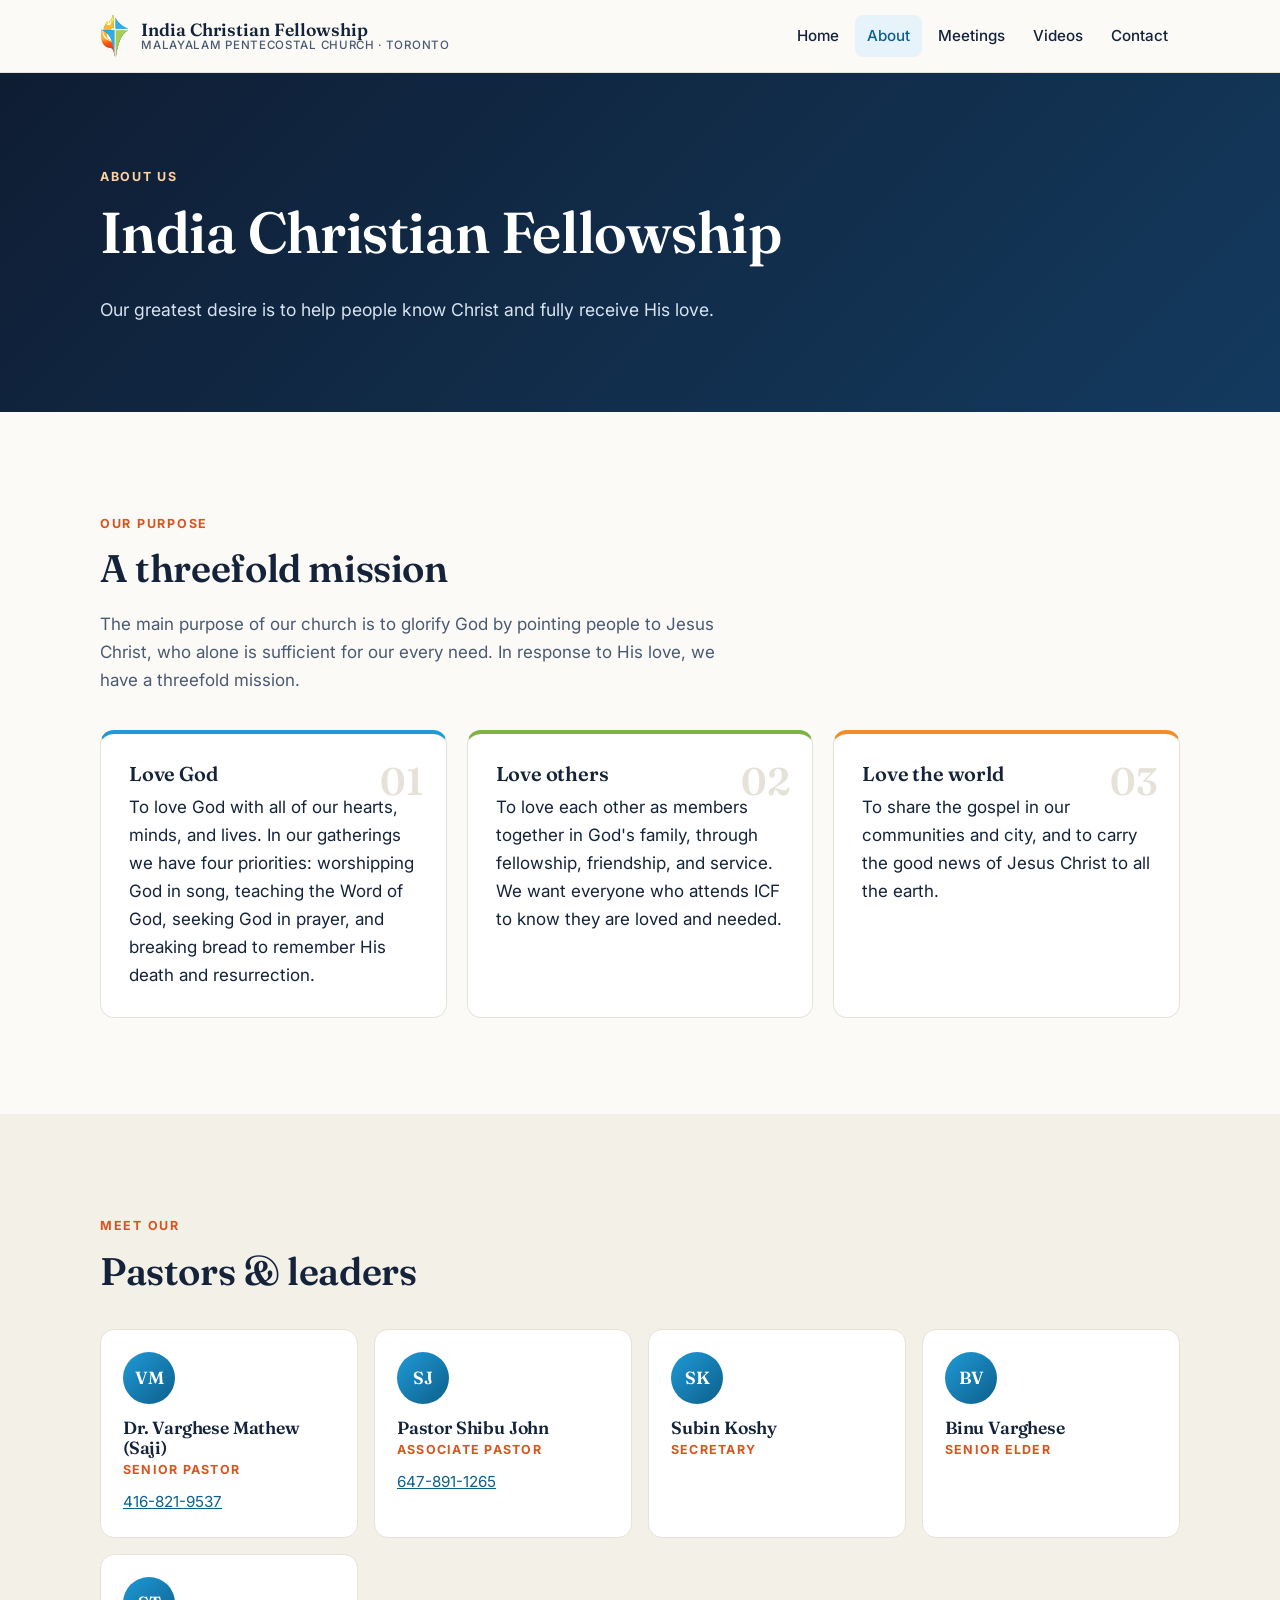
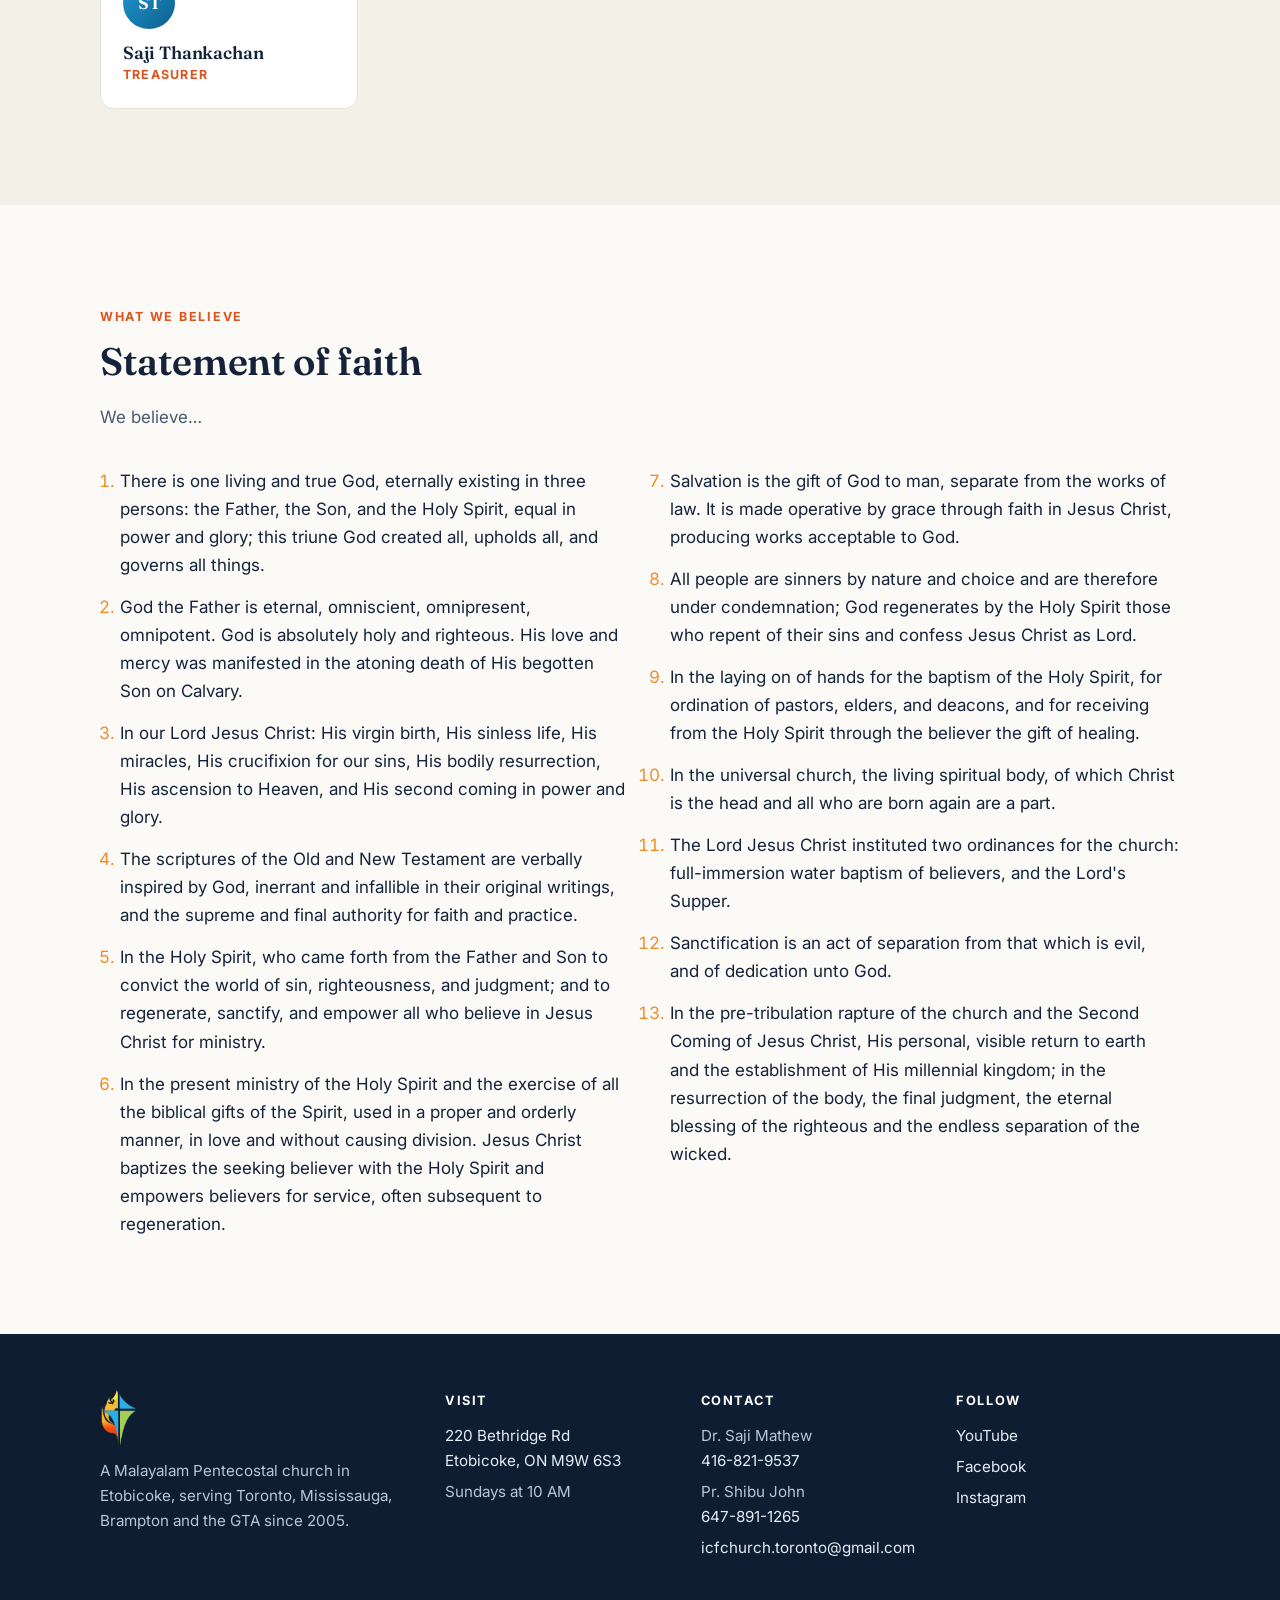
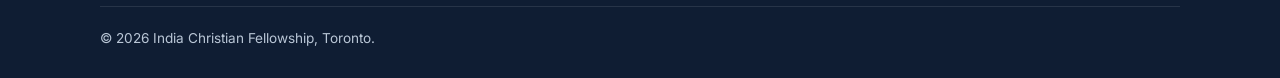
<file: about-us/index.html>
<!doctype html>
<html lang="en-CA">
<head>
  <meta charset="utf-8">
  <meta name="viewport" content="width=device-width, initial-scale=1">
  <title>About Us · India Christian Fellowship</title>
  <meta name="description" content="Who we are: the purpose, statement of faith and leadership of India Christian Fellowship, Toronto.">
  <meta property="og:title" content="About Us · India Christian Fellowship">
  <meta property="og:description" content="Who we are: the purpose, statement of faith and leadership of India Christian Fellowship, Toronto.">
  <meta property="og:type" content="website">
  <link rel="icon" type="image/png" href="../assets/favicon.png">
  <link rel="preconnect" href="https://fonts.googleapis.com">
  <link rel="preconnect" href="https://fonts.gstatic.com" crossorigin>
  <link href="https://fonts.googleapis.com/css2?family=Fraunces:opsz,wght@9..144,600&family=Inter:wght@400;500;600;700&display=swap" rel="stylesheet">
  <link rel="stylesheet" href="../assets/style.css">
</head>
<body>
  <a class="skip" href="#main">Skip to content</a>
  <header class="site-header">
    <div class="wrap">
      <a class="brand" href="../">
        <img src="../assets/logo.png" alt="" width="29" height="44">
        <span>India Christian Fellowship<small>Malayalam Pentecostal Church · Toronto</small></span>
      </a>
      <button class="nav-toggle" aria-expanded="false" aria-controls="site-nav">Menu</button>
      <nav class="nav" id="site-nav" aria-label="Main">
        <ul>
        <li><a href="../">Home</a></li>
        <li><a href="../about-us/" aria-current="page">About</a></li>
        <li><a href="../our-events-and-meetings/">Meetings</a></li>
        <li><a href="../video-gallery/">Videos</a></li>
        <li><a href="../contact/">Contact</a></li>
        </ul>
      </nav>
    </div>
  </header>

  <main id="main">

    <section class="page-hero">
      <div class="wrap">
        <span class="eyebrow" style="color:#ffd29f">About us</span>
        <h1>India Christian Fellowship</h1>
        <p>Our greatest desire is to help people know Christ and fully receive His love.</p>
      </div>
    </section>

    <section class="block">
      <div class="wrap">
        <div class="section-head">
          <span class="eyebrow">Our purpose</span>
          <h2>A threefold mission</h2>
          <p>The main purpose of our church is to glorify God by pointing people to Jesus Christ, who alone is sufficient for our every need. In response to His love, we have a threefold mission.</p>
        </div>
        <div class="grid grid-3 pillars">
          <div class="card accent-blue">
            <h3>Love God</h3>
            <p>To love God with all of our hearts, minds, and lives. In our gatherings we have four priorities: worshipping God in song, teaching the Word of God, seeking God in prayer, and breaking bread to remember His death and resurrection.</p>
          </div>
          <div class="card accent-green">
            <h3>Love others</h3>
            <p>To love each other as members together in God's family, through fellowship, friendship, and service. We want everyone who attends ICF to know they are loved and needed.</p>
          </div>
          <div class="card accent-flame">
            <h3>Love the world</h3>
            <p>To share the gospel in our communities and city, and to carry the good news of Jesus Christ to all the earth.</p>
          </div>
        </div>
      </div>
    </section>

    <section class="block alt">
      <div class="wrap">
        <div class="section-head">
          <span class="eyebrow">Meet our</span>
          <h2>Pastors &amp; leaders</h2>
        </div>
        <div class="people">
          <div class="person">
            <div class="avatar" aria-hidden="true">VM</div>
            <h3>Dr. Varghese Mathew (Saji)</h3>
            <div class="role">Senior Pastor</div>
            <a class="phone" href="tel:+14168219537">416-821-9537</a>
          </div>
          <div class="person">
            <div class="avatar" aria-hidden="true">SJ</div>
            <h3>Pastor Shibu John</h3>
            <div class="role">Associate Pastor</div>
            <a class="phone" href="tel:+16478911265">647-891-1265</a>
          </div>
          <div class="person">
            <div class="avatar" aria-hidden="true">SK</div>
            <h3>Subin Koshy</h3>
            <div class="role">Secretary</div>
            
          </div>
          <div class="person">
            <div class="avatar" aria-hidden="true">BV</div>
            <h3>Binu Varghese</h3>
            <div class="role">Senior Elder</div>
            
          </div>
          <div class="person">
            <div class="avatar" aria-hidden="true">ST</div>
            <h3>Saji Thankachan</h3>
            <div class="role">Treasurer</div>
            
          </div>
        </div>
      </div>
    </section>

    <section class="block" id="statement-of-faith">
      <div class="wrap">
        <div class="section-head">
          <span class="eyebrow">What we believe</span>
          <h2>Statement of faith</h2>
          <p>We believe…</p>
        </div>
        <ol class="faith">
          <li>There is one living and true God, eternally existing in three persons: the Father, the Son, and the Holy Spirit, equal in power and glory; this triune God created all, upholds all, and governs all things.</li>
          <li>God the Father is eternal, omniscient, omnipresent, omnipotent. God is absolutely holy and righteous. His love and mercy was manifested in the atoning death of His begotten Son on Calvary.</li>
          <li>In our Lord Jesus Christ: His virgin birth, His sinless life, His miracles, His crucifixion for our sins, His bodily resurrection, His ascension to Heaven, and His second coming in power and glory.</li>
          <li>The scriptures of the Old and New Testament are verbally inspired by God, inerrant and infallible in their original writings, and the supreme and final authority for faith and practice.</li>
          <li>In the Holy Spirit, who came forth from the Father and Son to convict the world of sin, righteousness, and judgment; and to regenerate, sanctify, and empower all who believe in Jesus Christ for ministry.</li>
          <li>In the present ministry of the Holy Spirit and the exercise of all the biblical gifts of the Spirit, used in a proper and orderly manner, in love and without causing division. Jesus Christ baptizes the seeking believer with the Holy Spirit and empowers believers for service, often subsequent to regeneration.</li>
          <li>Salvation is the gift of God to man, separate from the works of law. It is made operative by grace through faith in Jesus Christ, producing works acceptable to God.</li>
          <li>All people are sinners by nature and choice and are therefore under condemnation; God regenerates by the Holy Spirit those who repent of their sins and confess Jesus Christ as Lord.</li>
          <li>In the laying on of hands for the baptism of the Holy Spirit, for ordination of pastors, elders, and deacons, and for receiving from the Holy Spirit through the believer the gift of healing.</li>
          <li>In the universal church, the living spiritual body, of which Christ is the head and all who are born again are a part.</li>
          <li>The Lord Jesus Christ instituted two ordinances for the church: full-immersion water baptism of believers, and the Lord's Supper.</li>
          <li>Sanctification is an act of separation from that which is evil, and of dedication unto God.</li>
          <li>In the pre-tribulation rapture of the church and the Second Coming of Jesus Christ, His personal, visible return to earth and the establishment of His millennial kingdom; in the resurrection of the body, the final judgment, the eternal blessing of the righteous and the endless separation of the wicked.</li>
        </ol>
      </div>
    </section>

  </main>

  <footer class="site-footer">
    <div class="wrap">
      <div class="cols">
        <div class="footer-brand">
          <img src="../assets/logo.png" alt="ICF logo" width="37" height="56">
          <p>A Malayalam Pentecostal church in Etobicoke, serving Toronto, Mississauga, Brampton and the GTA since 2005.</p>
        </div>
        <div>
          <h4>Visit</h4>
          <ul>
            <li><a href="https://www.google.com/maps/search/?api=1&query=220+Bethridge+Rd+Etobicoke+ON+M9W+6S3">220 Bethridge Rd<br>Etobicoke, ON M9W 6S3</a></li>
            <li>Sundays at 10 AM</li>
          </ul>
        </div>
        <div>
          <h4>Contact</h4>
          <ul>
            <li>Dr. Saji Mathew<br><a href="tel:+14168219537">416-821-9537</a></li>
            <li>Pr. Shibu John<br><a href="tel:+16478911265">647-891-1265</a></li>
            <li><a href="mailto:icfchurch.toronto@gmail.com">icfchurch.toronto@gmail.com</a></li>
          </ul>
        </div>
        <div>
          <h4>Follow</h4>
          <ul>
            <li><a href="https://www.youtube.com/@icftoronto">YouTube</a></li>
            <li><a href="https://www.facebook.com/icfchurchtoronto/">Facebook</a></li>
            <li><a href="https://www.instagram.com/indiachristianfellowship/">Instagram</a></li>
          </ul>
        </div>
      </div>
      <div class="legal">© <span id="year">2026</span> India Christian Fellowship, Toronto.</div>
    </div>
  </footer>

  <script>
    var t = document.querySelector('.nav-toggle'), n = document.getElementById('site-nav');
    t.addEventListener('click', function () {
      var open = n.classList.toggle('open');
      t.setAttribute('aria-expanded', open);
    });
    document.getElementById('year').textContent = new Date().getFullYear();
  </script>
</body>
</html>
</file>
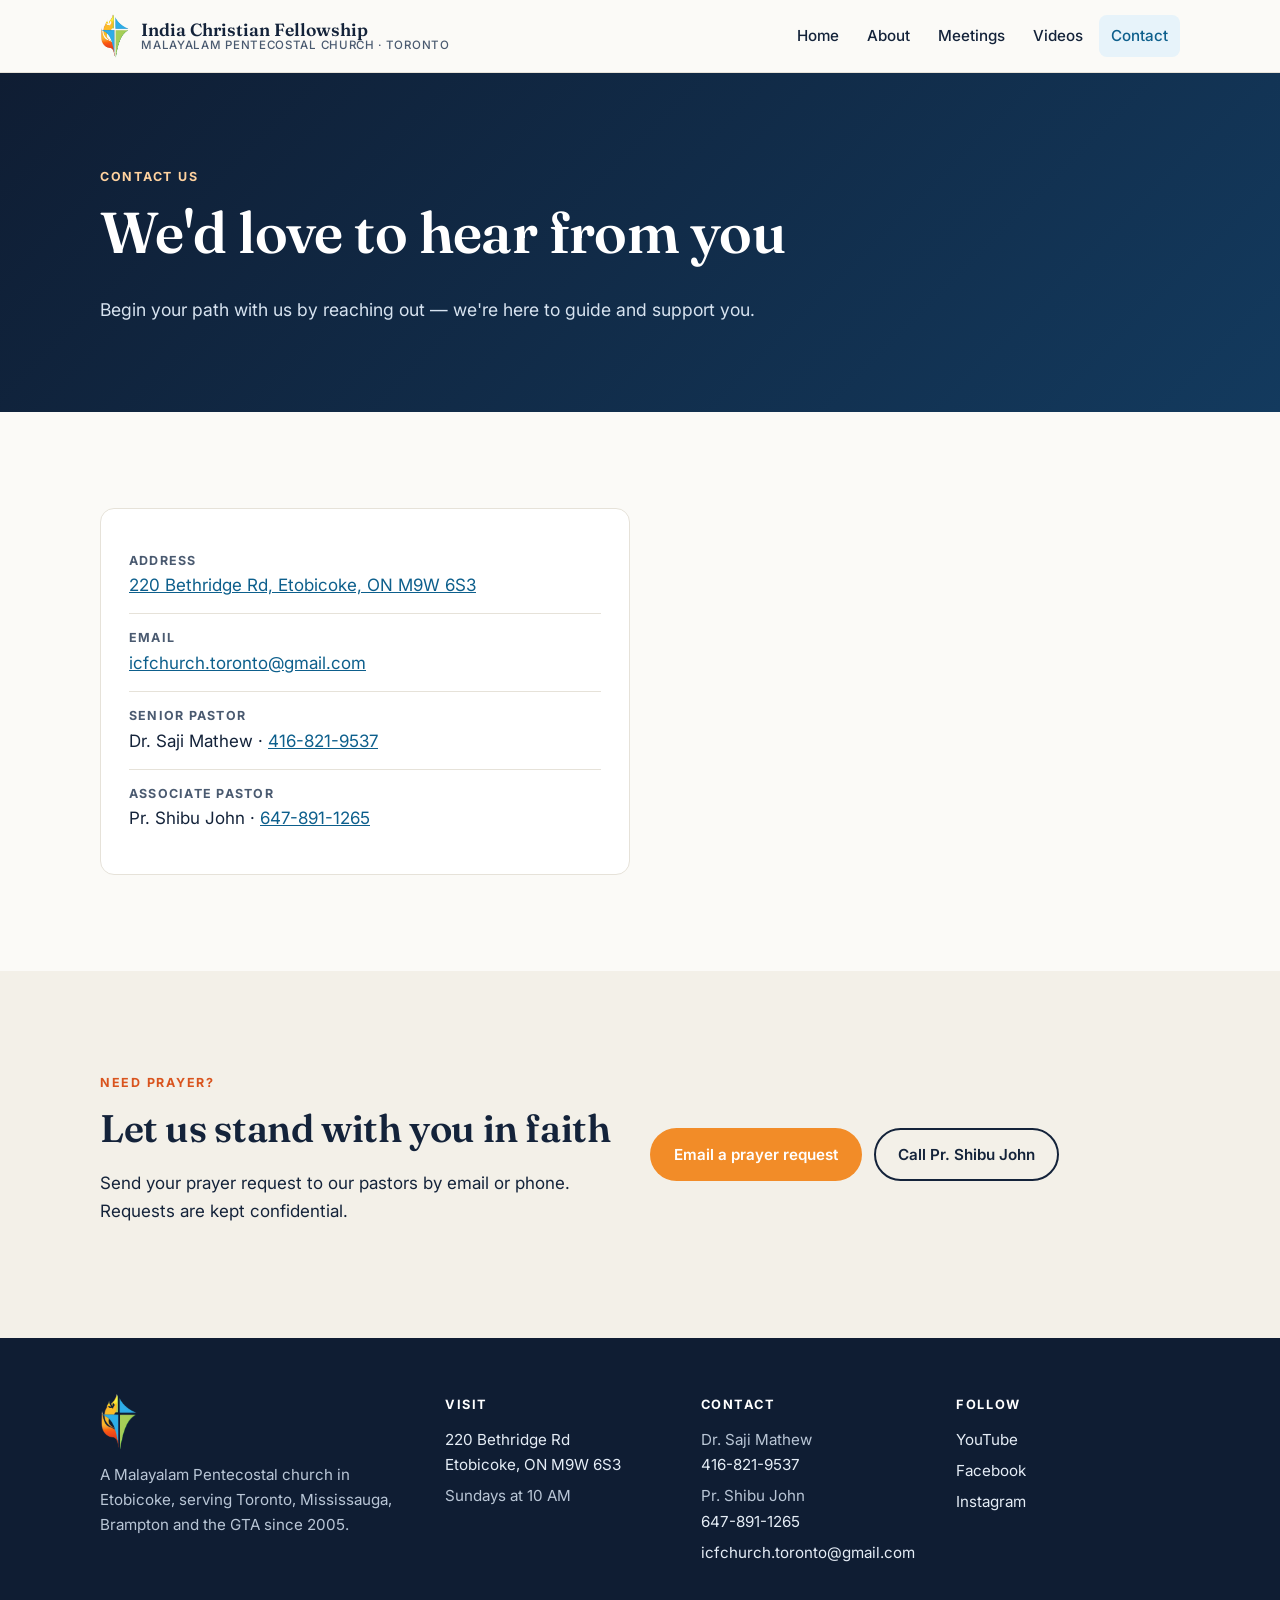
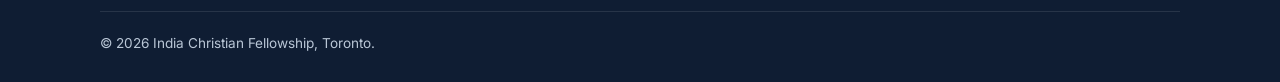
<file: contact/index.html>
<!doctype html>
<html lang="en-CA">
<head>
  <meta charset="utf-8">
  <meta name="viewport" content="width=device-width, initial-scale=1">
  <title>Contact · India Christian Fellowship</title>
  <meta name="description" content="Contact India Christian Fellowship, Toronto — address, phone numbers, email and prayer requests.">
  <meta property="og:title" content="Contact · India Christian Fellowship">
  <meta property="og:description" content="Contact India Christian Fellowship, Toronto — address, phone numbers, email and prayer requests.">
  <meta property="og:type" content="website">
  <link rel="icon" type="image/png" href="../assets/favicon.png">
  <link rel="preconnect" href="https://fonts.googleapis.com">
  <link rel="preconnect" href="https://fonts.gstatic.com" crossorigin>
  <link href="https://fonts.googleapis.com/css2?family=Fraunces:opsz,wght@9..144,600&family=Inter:wght@400;500;600;700&display=swap" rel="stylesheet">
  <link rel="stylesheet" href="../assets/style.css">
</head>
<body>
  <a class="skip" href="#main">Skip to content</a>
  <header class="site-header">
    <div class="wrap">
      <a class="brand" href="../">
        <img src="../assets/logo.png" alt="" width="29" height="44">
        <span>India Christian Fellowship<small>Malayalam Pentecostal Church · Toronto</small></span>
      </a>
      <button class="nav-toggle" aria-expanded="false" aria-controls="site-nav">Menu</button>
      <nav class="nav" id="site-nav" aria-label="Main">
        <ul>
        <li><a href="../">Home</a></li>
        <li><a href="../about-us/">About</a></li>
        <li><a href="../our-events-and-meetings/">Meetings</a></li>
        <li><a href="../video-gallery/">Videos</a></li>
        <li><a href="../contact/" aria-current="page">Contact</a></li>
        </ul>
      </nav>
    </div>
  </header>

  <main id="main">

    <section class="page-hero">
      <div class="wrap">
        <span class="eyebrow" style="color:#ffd29f">Contact us</span>
        <h1>We'd love to hear from you</h1>
        <p>Begin your path with us by reaching out — we're here to guide and support you.</p>
      </div>
    </section>

    <section class="block">
      <div class="wrap grid grid-2" style="align-items:stretch">
        <div class="card">
          <ul class="contact-list">
            <li><span class="label">Address</span><a href="https://www.google.com/maps/search/?api=1&query=220+Bethridge+Rd+Etobicoke+ON+M9W+6S3">220 Bethridge Rd, Etobicoke, ON M9W 6S3</a></li>
            <li><span class="label">Email</span><a href="mailto:icfchurch.toronto@gmail.com">icfchurch.toronto@gmail.com</a></li>
            <li><span class="label">Senior Pastor</span>Dr. Saji Mathew · <a href="tel:+14168219537">416-821-9537</a></li>
            <li><span class="label">Associate Pastor</span>Pr. Shibu John · <a href="tel:+16478911265">647-891-1265</a></li>
          </ul>
        </div>
        <iframe class="map" title="Map to 220 Bethridge Rd, Etobicoke" loading="lazy" src="https://maps.google.com/maps?q=220%20Bethridge%20Rd%2C%20Etobicoke&amp;t=m&amp;z=15&amp;output=embed"></iframe>
      </div>
    </section>

    <section class="block alt" id="prayer">
      <div class="wrap grid grid-2" style="align-items:center">
        <div>
          <span class="eyebrow">Need prayer?</span>
          <h2>Let us stand with you in faith</h2>
          <p>Send your prayer request to our pastors by email or phone. Requests are kept confidential.</p>
        </div>
        <div class="btn-row">
          <a class="btn btn-primary" href="mailto:icfchurch.toronto@gmail.com?subject=Prayer%20request">Email a prayer request</a>
          <a class="btn btn-ghost" style="color:var(--ink)" href="tel:+16478911265">Call Pr. Shibu John</a>
        </div>
      </div>
    </section>

  </main>

  <footer class="site-footer">
    <div class="wrap">
      <div class="cols">
        <div class="footer-brand">
          <img src="../assets/logo.png" alt="ICF logo" width="37" height="56">
          <p>A Malayalam Pentecostal church in Etobicoke, serving Toronto, Mississauga, Brampton and the GTA since 2005.</p>
        </div>
        <div>
          <h4>Visit</h4>
          <ul>
            <li><a href="https://www.google.com/maps/search/?api=1&query=220+Bethridge+Rd+Etobicoke+ON+M9W+6S3">220 Bethridge Rd<br>Etobicoke, ON M9W 6S3</a></li>
            <li>Sundays at 10 AM</li>
          </ul>
        </div>
        <div>
          <h4>Contact</h4>
          <ul>
            <li>Dr. Saji Mathew<br><a href="tel:+14168219537">416-821-9537</a></li>
            <li>Pr. Shibu John<br><a href="tel:+16478911265">647-891-1265</a></li>
            <li><a href="mailto:icfchurch.toronto@gmail.com">icfchurch.toronto@gmail.com</a></li>
          </ul>
        </div>
        <div>
          <h4>Follow</h4>
          <ul>
            <li><a href="https://www.youtube.com/@icftoronto">YouTube</a></li>
            <li><a href="https://www.facebook.com/icfchurchtoronto/">Facebook</a></li>
            <li><a href="https://www.instagram.com/indiachristianfellowship/">Instagram</a></li>
          </ul>
        </div>
      </div>
      <div class="legal">© <span id="year">2026</span> India Christian Fellowship, Toronto.</div>
    </div>
  </footer>

  <script>
    var t = document.querySelector('.nav-toggle'), n = document.getElementById('site-nav');
    t.addEventListener('click', function () {
      var open = n.classList.toggle('open');
      t.setAttribute('aria-expanded', open);
    });
    document.getElementById('year').textContent = new Date().getFullYear();
  </script>
</body>
</html>
</file>
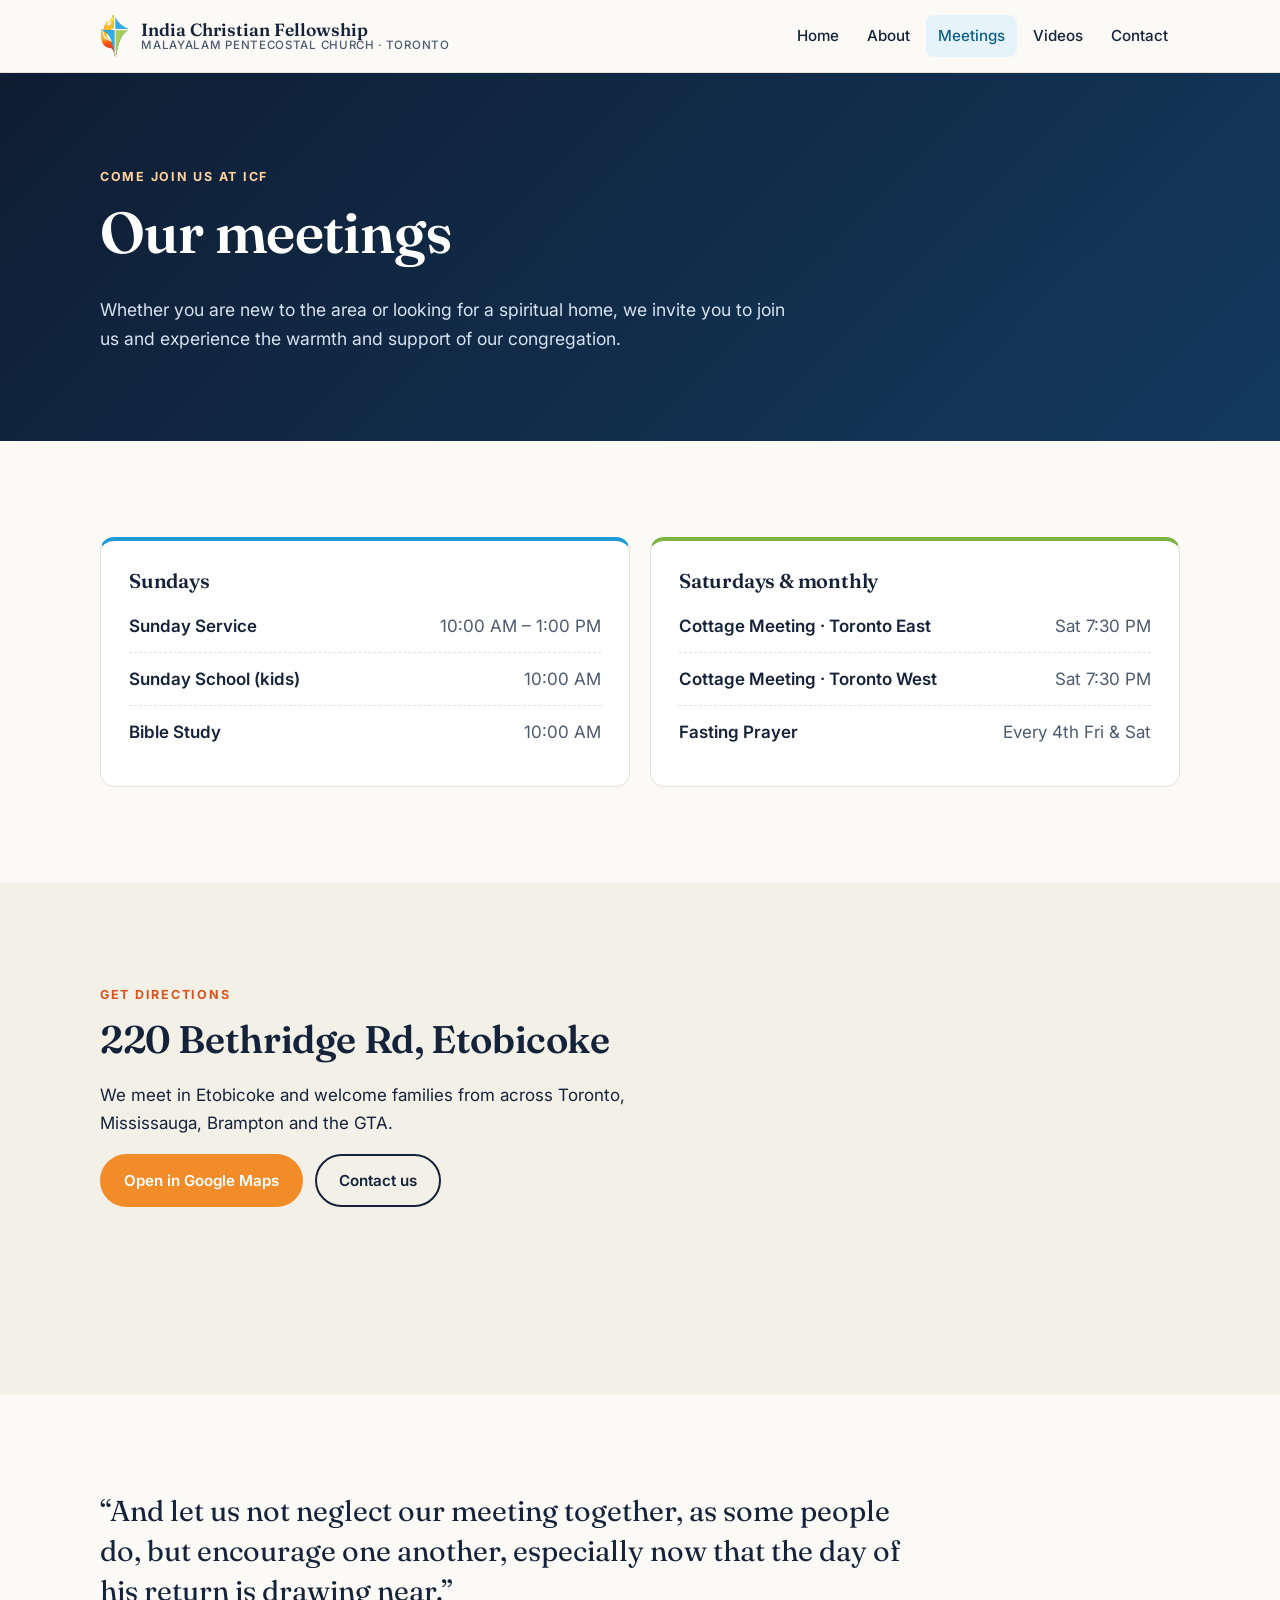
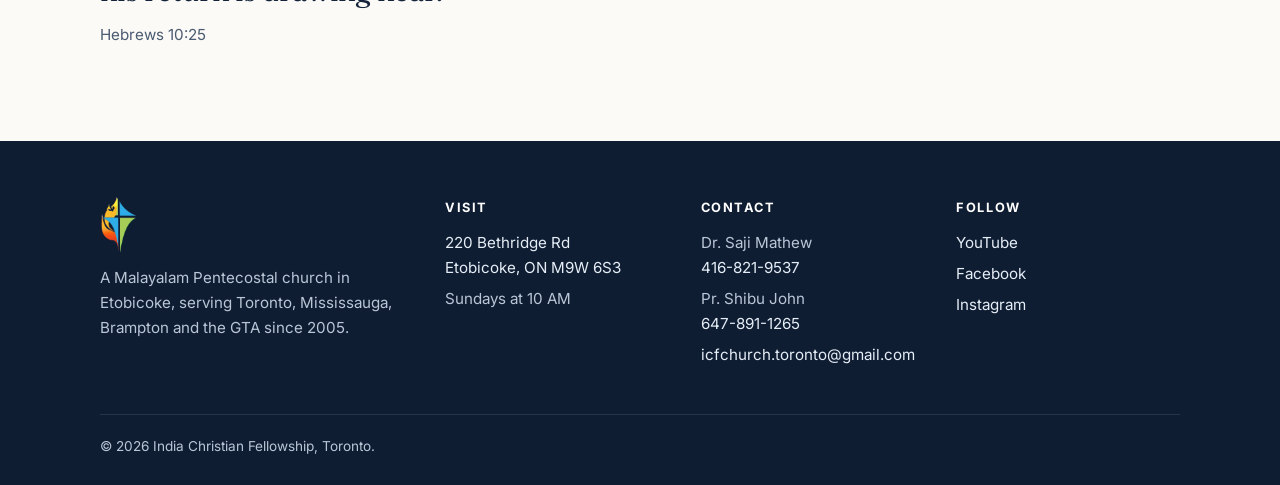
<file: our-events-and-meetings/index.html>
<!doctype html>
<html lang="en-CA">
<head>
  <meta charset="utf-8">
  <meta name="viewport" content="width=device-width, initial-scale=1">
  <title>Meetings · India Christian Fellowship</title>
  <meta name="description" content="Service times and location for India Christian Fellowship — Sundays at 10 AM, 220 Bethridge Rd, Etobicoke.">
  <meta property="og:title" content="Meetings · India Christian Fellowship">
  <meta property="og:description" content="Service times and location for India Christian Fellowship — Sundays at 10 AM, 220 Bethridge Rd, Etobicoke.">
  <meta property="og:type" content="website">
  <link rel="icon" type="image/png" href="../assets/favicon.png">
  <link rel="preconnect" href="https://fonts.googleapis.com">
  <link rel="preconnect" href="https://fonts.gstatic.com" crossorigin>
  <link href="https://fonts.googleapis.com/css2?family=Fraunces:opsz,wght@9..144,600&family=Inter:wght@400;500;600;700&display=swap" rel="stylesheet">
  <link rel="stylesheet" href="../assets/style.css">
</head>
<body>
  <a class="skip" href="#main">Skip to content</a>
  <header class="site-header">
    <div class="wrap">
      <a class="brand" href="../">
        <img src="../assets/logo.png" alt="" width="29" height="44">
        <span>India Christian Fellowship<small>Malayalam Pentecostal Church · Toronto</small></span>
      </a>
      <button class="nav-toggle" aria-expanded="false" aria-controls="site-nav">Menu</button>
      <nav class="nav" id="site-nav" aria-label="Main">
        <ul>
        <li><a href="../">Home</a></li>
        <li><a href="../about-us/">About</a></li>
        <li><a href="../our-events-and-meetings/" aria-current="page">Meetings</a></li>
        <li><a href="../video-gallery/">Videos</a></li>
        <li><a href="../contact/">Contact</a></li>
        </ul>
      </nav>
    </div>
  </header>

  <main id="main">

    <section class="page-hero">
      <div class="wrap">
        <span class="eyebrow" style="color:#ffd29f">Come join us at ICF</span>
        <h1>Our meetings</h1>
        <p>Whether you are new to the area or looking for a spiritual home, we invite you to join us and experience the warmth and support of our congregation.</p>
      </div>
    </section>

    <section class="block">
      <div class="wrap grid grid-2">
        <div class="card accent-blue">
          <h3>Sundays</h3>
          <ul class="schedule">
            <li><strong>Sunday Service</strong><span>10:00 AM – 1:00 PM</span></li>
            <li><strong>Sunday School (kids)</strong><span>10:00 AM</span></li>
            <li><strong>Bible Study</strong><span>10:00 AM</span></li>
          </ul>
        </div>
        <div class="card accent-green">
          <h3>Saturdays &amp; monthly</h3>
          <ul class="schedule">
            <li><strong>Cottage Meeting · Toronto East</strong><span>Sat 7:30 PM</span></li>
            <li><strong>Cottage Meeting · Toronto West</strong><span>Sat 7:30 PM</span></li>
            <li><strong>Fasting Prayer</strong><span>Every 4th Fri &amp; Sat</span></li>
          </ul>
        </div>
      </div>
    </section>

    <section class="block alt">
      <div class="wrap grid grid-2" style="align-items:stretch">
        <div>
          <span class="eyebrow">Get directions</span>
          <h2>220 Bethridge Rd, Etobicoke</h2>
          <p>We meet in Etobicoke and welcome families from across Toronto, Mississauga, Brampton and the GTA.</p>
          <div class="btn-row">
            <a class="btn btn-primary" href="https://www.google.com/maps/search/?api=1&query=220+Bethridge+Rd+Etobicoke+ON+M9W+6S3">Open in Google Maps</a>
            <a class="btn btn-ghost" href="../contact/">Contact us</a>
          </div>
        </div>
        <iframe class="map" title="Map to 220 Bethridge Rd, Etobicoke" loading="lazy" src="https://maps.google.com/maps?q=220%20Bethridge%20Rd%2C%20Etobicoke&amp;t=m&amp;z=15&amp;output=embed"></iframe>
      </div>
    </section>

    <section class="block">
      <div class="wrap">
        <blockquote>“And let us not neglect our meeting together, as some people do, but encourage one another, especially now that the day of his return is drawing near.”<cite>Hebrews 10:25</cite></blockquote>
      </div>
    </section>

  </main>

  <footer class="site-footer">
    <div class="wrap">
      <div class="cols">
        <div class="footer-brand">
          <img src="../assets/logo.png" alt="ICF logo" width="37" height="56">
          <p>A Malayalam Pentecostal church in Etobicoke, serving Toronto, Mississauga, Brampton and the GTA since 2005.</p>
        </div>
        <div>
          <h4>Visit</h4>
          <ul>
            <li><a href="https://www.google.com/maps/search/?api=1&query=220+Bethridge+Rd+Etobicoke+ON+M9W+6S3">220 Bethridge Rd<br>Etobicoke, ON M9W 6S3</a></li>
            <li>Sundays at 10 AM</li>
          </ul>
        </div>
        <div>
          <h4>Contact</h4>
          <ul>
            <li>Dr. Saji Mathew<br><a href="tel:+14168219537">416-821-9537</a></li>
            <li>Pr. Shibu John<br><a href="tel:+16478911265">647-891-1265</a></li>
            <li><a href="mailto:icfchurch.toronto@gmail.com">icfchurch.toronto@gmail.com</a></li>
          </ul>
        </div>
        <div>
          <h4>Follow</h4>
          <ul>
            <li><a href="https://www.youtube.com/@icftoronto">YouTube</a></li>
            <li><a href="https://www.facebook.com/icfchurchtoronto/">Facebook</a></li>
            <li><a href="https://www.instagram.com/indiachristianfellowship/">Instagram</a></li>
          </ul>
        </div>
      </div>
      <div class="legal">© <span id="year">2026</span> India Christian Fellowship, Toronto.</div>
    </div>
  </footer>

  <script>
    var t = document.querySelector('.nav-toggle'), n = document.getElementById('site-nav');
    t.addEventListener('click', function () {
      var open = n.classList.toggle('open');
      t.setAttribute('aria-expanded', open);
    });
    document.getElementById('year').textContent = new Date().getFullYear();
  </script>
</body>
</html>
</file>
<file: assets/style.css>
/* India Christian Fellowship — placeholder site */

:root {
  --ink: #14233a;
  --ink-soft: #4a5a70;
  --paper: #fbfaf7;
  --card: #ffffff;
  --line: #e6e2d9;
  --blue: #1f9ad6;
  --blue-deep: #0d5f8c;
  --green: #7cb342;
  --flame: #f28c28;
  --flame-deep: #d9541e;
  --navy: #0f1d33;
  --radius: 14px;
  --max: 1120px;
  --serif: "Fraunces", Georgia, "Times New Roman", serif;
  --sans: "Inter", system-ui, -apple-system, "Segoe UI", Roboto, sans-serif;
}

*, *::before, *::after { box-sizing: border-box; }

html { scroll-behavior: smooth; }

body {
  margin: 0;
  font-family: var(--sans);
  font-size: 17px;
  line-height: 1.65;
  color: var(--ink);
  background: var(--paper);
  -webkit-font-smoothing: antialiased;
}

img { max-width: 100%; display: block; }
a { color: var(--blue-deep); }
a:hover { color: var(--flame-deep); }

h1, h2, h3 {
  font-family: var(--serif);
  font-weight: 600;
  line-height: 1.15;
  letter-spacing: -0.01em;
  margin: 0 0 0.5em;
}
h1 { font-size: clamp(2.2rem, 5vw, 3.6rem); }
h2 { font-size: clamp(1.7rem, 3.2vw, 2.4rem); }
h3 { font-size: 1.25rem; }
p { margin: 0 0 1em; }

.wrap { width: 100%; max-width: var(--max); margin: 0 auto; padding: 0 20px; }

.skip { position: absolute; left: -999px; }
.skip:focus { left: 16px; top: 16px; z-index: 100; background: #fff; padding: 8px 12px; }

/* Header */
.site-header {
  position: sticky;
  top: 0;
  z-index: 50;
  background: rgba(251, 250, 247, 0.92);
  backdrop-filter: blur(10px);
  border-bottom: 1px solid var(--line);
}
.site-header .wrap {
  display: flex;
  align-items: center;
  justify-content: space-between;
  gap: 16px;
  min-height: 72px;
}
.brand {
  display: flex;
  align-items: center;
  gap: 12px;
  text-decoration: none;
  color: var(--ink);
}
.brand img { height: 44px; width: auto; }
.brand span { font-family: var(--serif); font-weight: 600; font-size: 1.1rem; line-height: 1.1; }
.brand small { display: block; font-family: var(--sans); font-weight: 500; font-size: 0.72rem; color: var(--ink-soft); letter-spacing: 0.06em; text-transform: uppercase; }
@media (max-width: 480px) { .brand small { display: none; } }

.nav ul { list-style: none; margin: 0; padding: 0; display: flex; gap: 4px; }
.nav a {
  display: block;
  padding: 8px 12px;
  border-radius: 8px;
  text-decoration: none;
  color: var(--ink);
  font-weight: 500;
  font-size: 0.95rem;
}
.nav a:hover { background: #f0ece3; color: var(--ink); }
.nav a[aria-current="page"] { color: var(--blue-deep); background: #e7f3fa; }

.nav-toggle { display: none; }

@media (max-width: 860px) {
  .nav-toggle {
    display: inline-flex;
    align-items: center;
    gap: 8px;
    background: none;
    border: 1px solid var(--line);
    border-radius: 8px;
    padding: 8px 12px;
    font: inherit;
    font-weight: 500;
    color: var(--ink);
    cursor: pointer;
  }
  .nav {
    display: none;
    position: absolute;
    top: 100%;
    left: 0;
    right: 0;
    background: var(--paper);
    border-bottom: 1px solid var(--line);
    padding: 8px 16px 16px;
  }
  .nav.open { display: block; }
  .nav ul { flex-direction: column; }
}

/* Buttons */
.btn {
  display: inline-flex;
  align-items: center;
  gap: 8px;
  padding: 12px 22px;
  border-radius: 999px;
  font-weight: 600;
  font-size: 0.95rem;
  text-decoration: none;
  border: 2px solid transparent;
  transition: transform 0.15s ease, background 0.15s ease;
}
.btn:hover { transform: translateY(-1px); }
.btn-primary { background: var(--flame); color: #fff; }
.btn-primary:hover { background: var(--flame-deep); color: #fff; }
.btn-ghost { border-color: currentColor; color: inherit; }
.btn-ghost:hover { color: inherit; background: rgba(255, 255, 255, 0.1); }
.btn-row { display: flex; flex-wrap: wrap; gap: 12px; }

/* Hero */
.hero {
  position: relative;
  overflow: hidden;
  color: #fff;
  background:
    radial-gradient(circle at 85% 20%, rgba(242, 140, 40, 0.35), transparent 45%),
    radial-gradient(circle at 10% 90%, rgba(124, 179, 66, 0.3), transparent 40%),
    linear-gradient(135deg, #0f1d33 0%, #133a5e 60%, #0d5f8c 100%);
  padding: clamp(64px, 10vw, 120px) 0;
}
.hero .wrap { display: grid; grid-template-columns: 1.4fr 1fr; gap: 40px; align-items: center; }
.hero .eyebrow { color: #ffd29f; }
.hero p.lead { font-size: 1.15rem; color: #d7e3f0; max-width: 34em; }
.hero-logo { justify-self: center; width: min(260px, 60%); height: auto; filter: drop-shadow(0 20px 40px rgba(0, 0, 0, 0.35)); }
@media (max-width: 760px) {
  .hero .wrap { grid-template-columns: 1fr; }
  .hero-logo { grid-row: 1; width: 72px; justify-self: start; }
}

.page-hero {
  background: linear-gradient(135deg, #0f1d33 0%, #133a5e 100%);
  color: #fff;
  padding: clamp(48px, 8vw, 88px) 0;
}
.page-hero p { color: #d7e3f0; max-width: 40em; font-size: 1.1rem; margin: 0; }

.eyebrow {
  display: inline-block;
  font-size: 0.78rem;
  font-weight: 700;
  letter-spacing: 0.14em;
  text-transform: uppercase;
  color: var(--flame-deep);
  margin-bottom: 12px;
}

/* Sections */
section.block { padding: clamp(56px, 8vw, 96px) 0; }
section.alt { background: #f3f0e8; }
.section-head { max-width: 640px; margin-bottom: 36px; }
.section-head p { color: var(--ink-soft); }

.grid { display: grid; gap: 20px; }
.grid-3 { grid-template-columns: repeat(auto-fit, minmax(260px, 1fr)); }
.grid-2 { grid-template-columns: repeat(auto-fit, minmax(320px, 1fr)); }
@media (max-width: 380px) { .grid-2 { grid-template-columns: 1fr; } }

.card {
  background: var(--card);
  border: 1px solid var(--line);
  border-radius: var(--radius);
  padding: 28px;
}
.card h3 { margin-bottom: 8px; }
.card p:last-child { margin-bottom: 0; }
.card .meta { font-size: 0.9rem; color: var(--ink-soft); }

.accent-blue { border-top: 4px solid var(--blue); }
.accent-green { border-top: 4px solid var(--green); }
.accent-flame { border-top: 4px solid var(--flame); }

a.card { text-decoration: none; color: inherit; transition: transform 0.15s ease, box-shadow 0.15s ease; }
a.card:hover { transform: translateY(-3px); box-shadow: 0 12px 30px rgba(15, 29, 51, 0.08); color: inherit; }
a.card .more { color: var(--blue-deep); font-weight: 600; font-size: 0.95rem; }

/* Schedule */
.schedule { list-style: none; margin: 0; padding: 0; }
.schedule li {
  display: flex;
  justify-content: space-between;
  gap: 16px;
  padding: 12px 0;
  border-bottom: 1px dashed var(--line);
}
.schedule li:last-child { border-bottom: 0; }
.schedule strong { font-weight: 600; }
.schedule span { color: var(--ink-soft); text-align: right; white-space: nowrap; }

/* Pillars */
.pillars { counter-reset: p; }
.pillars .card { position: relative; }
.pillars .card::before {
  counter-increment: p;
  content: "0" counter(p);
  font-family: var(--serif);
  font-size: 2.4rem;
  font-weight: 600;
  color: var(--line);
  position: absolute;
  top: 16px;
  right: 22px;
}

/* Faith list */
.faith { columns: 2 340px; column-gap: 40px; padding-left: 1.2em; margin: 0; }
.faith li { break-inside: avoid; margin-bottom: 14px; }
.faith li::marker { color: var(--flame); }

/* People */
.people { display: grid; gap: 16px; grid-template-columns: repeat(auto-fill, minmax(220px, 1fr)); }
.person { background: var(--card); border: 1px solid var(--line); border-radius: var(--radius); padding: 22px; }
.person .avatar {
  width: 52px; height: 52px; border-radius: 50%;
  display: grid; place-items: center;
  font-family: var(--serif); font-weight: 600; font-size: 1.1rem;
  color: #fff; background: linear-gradient(135deg, var(--blue), var(--blue-deep));
  margin-bottom: 14px;
}
.person h3 { font-size: 1.1rem; margin-bottom: 2px; }
.person .role { font-size: 0.78rem; letter-spacing: 0.1em; text-transform: uppercase; color: var(--flame-deep); font-weight: 700; }
.person .phone { display: inline-block; margin-top: 8px; font-size: 0.95rem; }

/* Quote */
blockquote {
  margin: 0;
  font-family: var(--serif);
  font-size: clamp(1.3rem, 2.6vw, 1.8rem);
  line-height: 1.4;
  max-width: 820px;
}
blockquote cite { display: block; margin-top: 12px; font-family: var(--sans); font-style: normal; font-size: 0.95rem; color: var(--ink-soft); }

/* Videos */
.videos { display: grid; gap: 20px; grid-template-columns: repeat(auto-fill, minmax(280px, 1fr)); }
.video { text-decoration: none; color: var(--ink); }
.video .thumb {
  position: relative;
  aspect-ratio: 16 / 9;
  border-radius: 12px;
  overflow: hidden;
  background: #dfe5ec;
}
.video .thumb img { width: 100%; height: 100%; object-fit: cover; transition: transform 0.3s ease; }
.video:hover .thumb img { transform: scale(1.04); }
.video .thumb::after {
  content: "";
  position: absolute;
  inset: 50% auto auto 50%;
  width: 56px; height: 56px;
  margin: -28px 0 0 -28px;
  border-radius: 50%;
  background: rgba(15, 29, 51, 0.75) url("data:image/svg+xml,%3Csvg xmlns='http://www.w3.org/2000/svg' viewBox='0 0 24 24' fill='white'%3E%3Cpath d='M8 5v14l11-7z'/%3E%3C/svg%3E") center / 26px no-repeat;
}
.video .dur {
  position: absolute; right: 8px; bottom: 8px; z-index: 1;
  background: rgba(0, 0, 0, 0.75); color: #fff;
  font-size: 0.75rem; font-weight: 600; padding: 2px 6px; border-radius: 4px;
}
.video h3 { font-family: var(--sans); font-size: 0.98rem; font-weight: 600; line-height: 1.4; margin: 10px 0 0; }
.video:hover h3 { color: var(--blue-deep); }

/* Map */
.map { border: 0; width: 100%; height: 100%; min-height: 320px; border-radius: var(--radius); }

/* Contact list */
.contact-list { list-style: none; padding: 0; margin: 0; }
.contact-list li { padding: 14px 0; border-bottom: 1px solid var(--line); }
.contact-list li:last-child { border-bottom: 0; }
.contact-list .label { display: block; font-size: 0.78rem; font-weight: 700; letter-spacing: 0.1em; text-transform: uppercase; color: var(--ink-soft); }

/* CTA band */
.cta {
  background: linear-gradient(120deg, var(--flame) 0%, var(--flame-deep) 100%);
  color: #fff;
  padding: clamp(48px, 7vw, 80px) 0;
}
.cta .wrap { display: flex; flex-wrap: wrap; align-items: center; justify-content: space-between; gap: 24px; }
.cta h2 { margin: 0; }
.cta p { margin: 6px 0 0; color: #fff3e6; }
.cta .btn-light { background: #fff; color: var(--flame-deep); }

/* Footer */
.site-footer { background: var(--navy); color: #b9c6d6; padding: 56px 0 28px; font-size: 0.95rem; }
.site-footer a { color: #e5edf6; text-decoration: none; }
.site-footer a:hover { color: #fff; text-decoration: underline; }
.site-footer .cols { display: grid; gap: 32px; grid-template-columns: 1.4fr 1fr 1fr 1fr; }
@media (max-width: 760px) { .site-footer .cols { grid-template-columns: 1fr 1fr; } }
@media (max-width: 440px) { .site-footer .cols { grid-template-columns: 1fr; } }
.site-footer h4 { color: #fff; font-size: 0.8rem; letter-spacing: 0.12em; text-transform: uppercase; margin: 0 0 12px; }
.site-footer ul { list-style: none; margin: 0; padding: 0; }
.site-footer li { margin-bottom: 6px; }
.site-footer .legal { border-top: 1px solid rgba(255, 255, 255, 0.1); margin-top: 40px; padding-top: 20px; font-size: 0.85rem; }
.footer-brand img { height: 56px; width: auto; margin-bottom: 12px; }
</file>
